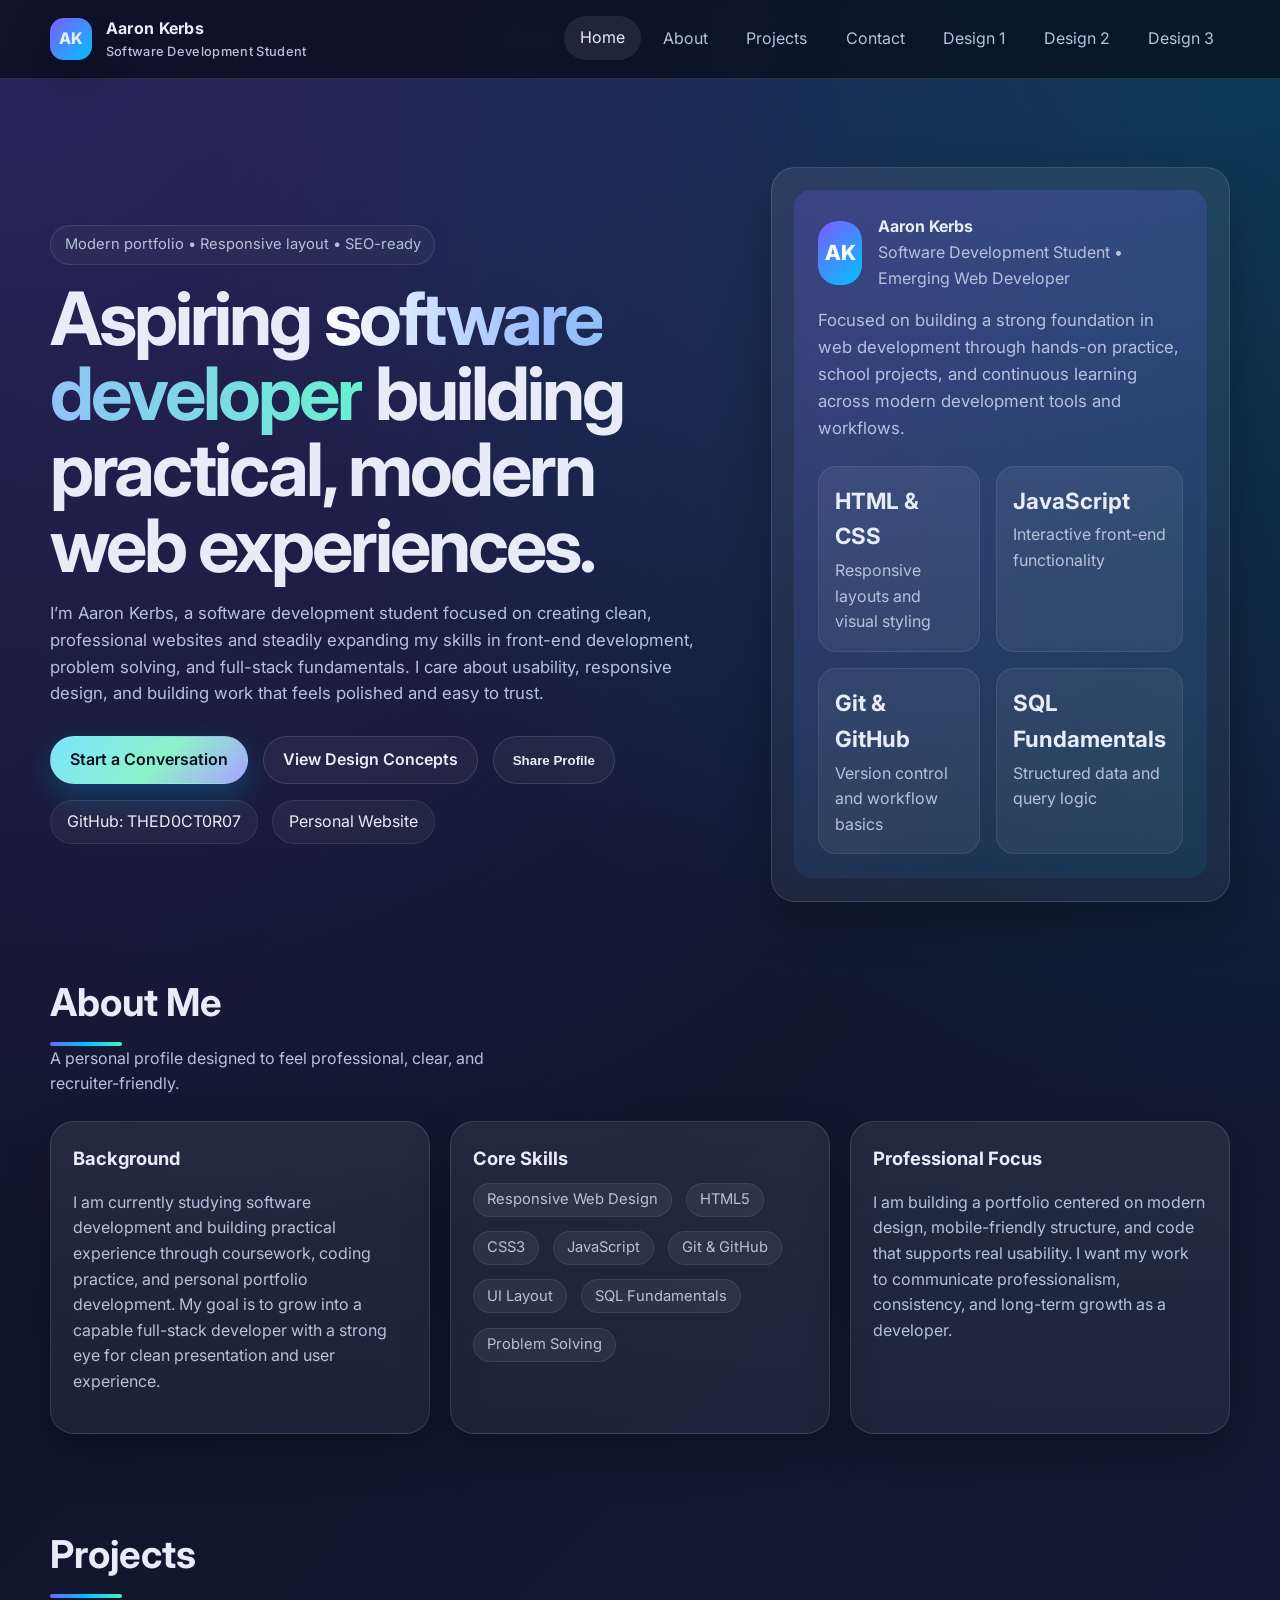
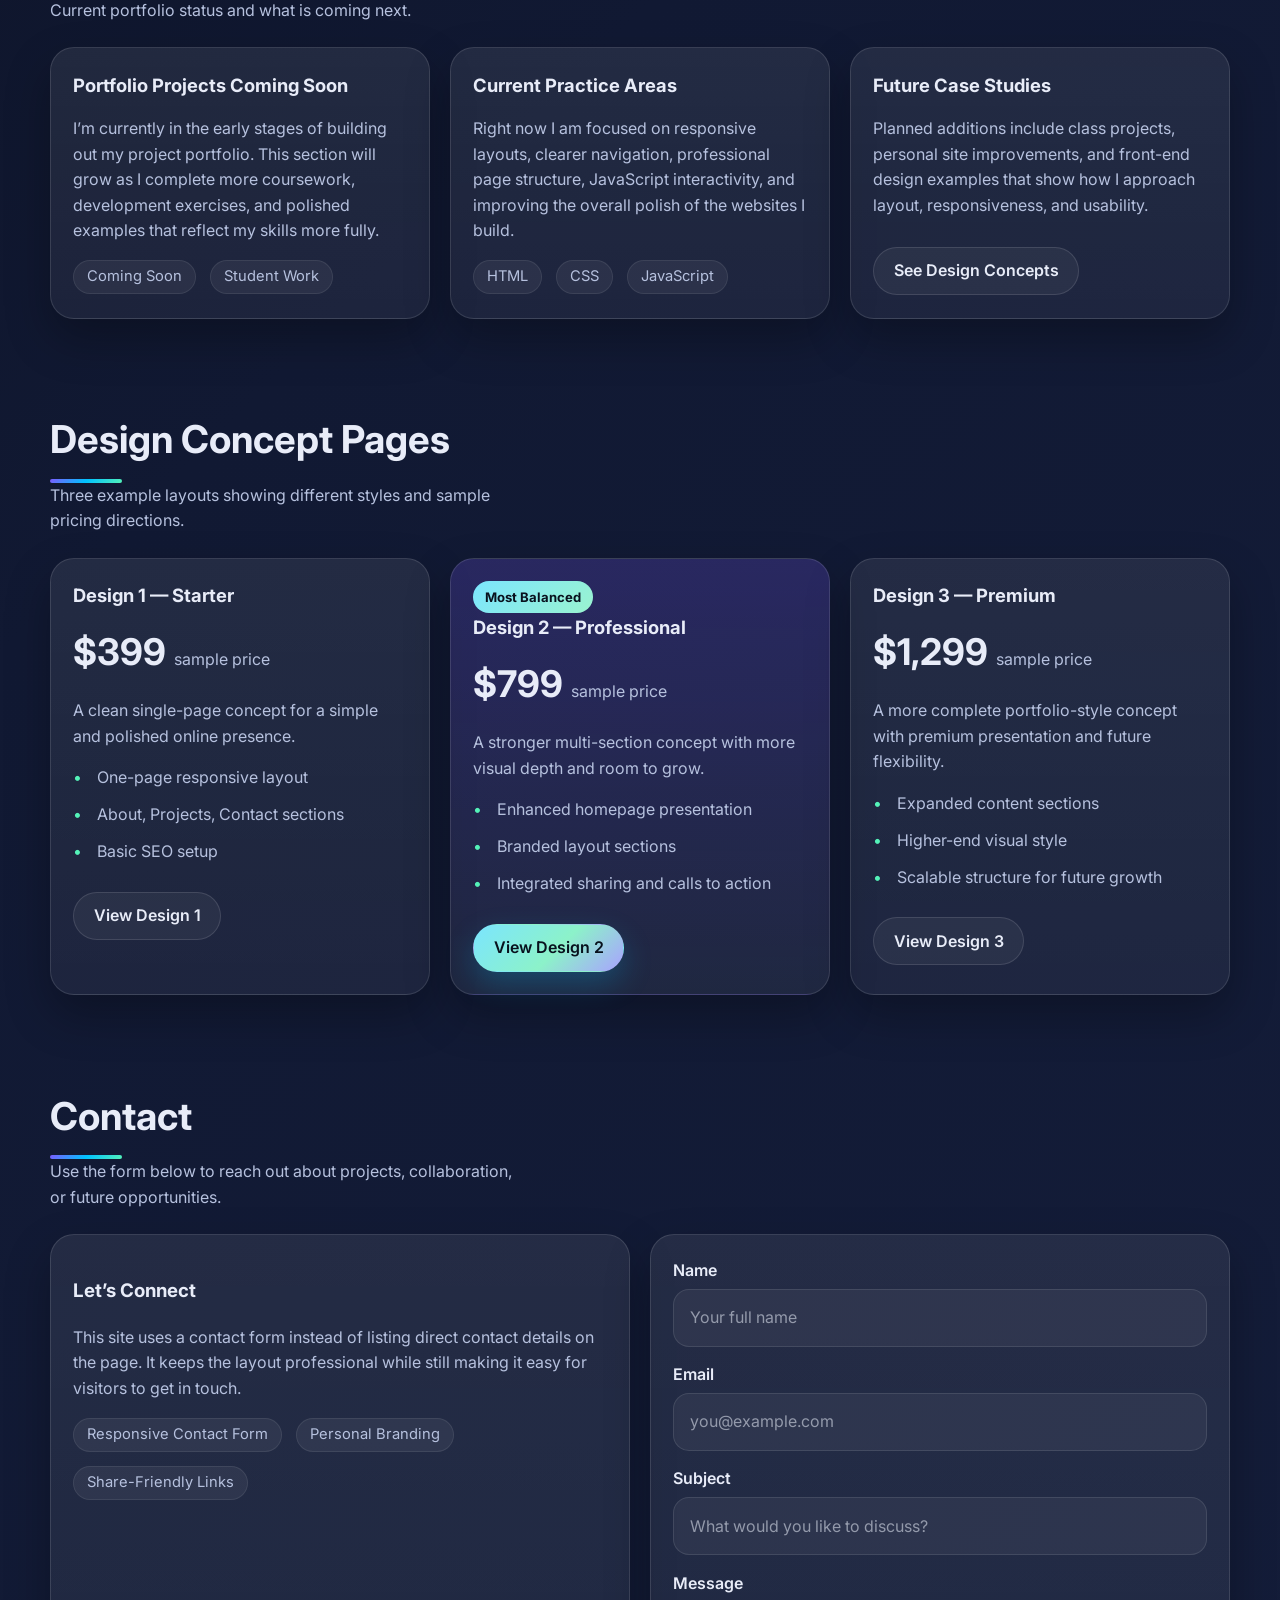
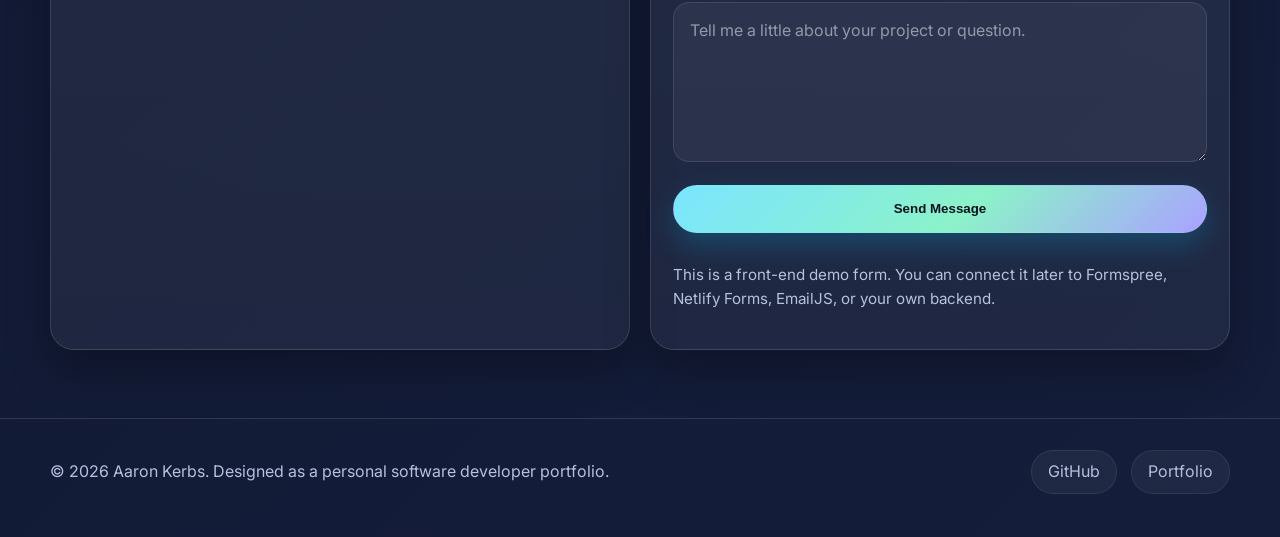
<file: index.html>
<!DOCTYPE html>
<html lang="en">
<head>
  <meta charset="UTF-8">
  <meta name="viewport" content="width=device-width, initial-scale=1.0">
  <title>Aaron Kerbs | Software Developer Portfolio</title>
  <meta name="description" content="Professional portfolio website for Aaron Kerbs, a software development student building responsive websites and growing full-stack development skills.">
  <meta name="keywords" content="Aaron Kerbs, software developer, software development student, web developer, responsive design, portfolio, GitHub">
  <meta name="author" content="Aaron Kerbs">
  <meta name="robots" content="index, follow">
  <meta property="og:title" content="Aaron Kerbs | Software Developer Portfolio">
  <meta property="og:description" content="Explore Aaron Kerbs's profile, skills, design concepts, and contact form in a modern responsive portfolio website.">
  <meta property="og:type" content="website">
  <meta property="og:url" content="https://webdeveloper.ravenstasis.com/">
  <meta name="twitter:card" content="summary_large_image">
  <link rel="preconnect" href="https://fonts.googleapis.com">
  <link rel="preconnect" href="https://fonts.gstatic.com" crossorigin>
  <link href="https://fonts.googleapis.com/css2?family=Inter:wght@400;500;600;700;800&display=swap" rel="stylesheet">
  <link rel="stylesheet" href="styles.css">
</head>
<body>
  <a class="skip-link" href="#main-content">Skip to content</a>

  <header class="site-header">
    <div class="container nav-wrap">
      <a class="brand" href="index.html" aria-label="Aaron Kerbs home">
        <span class="brand-badge">AK</span>
        <span>
          Aaron Kerbs
          <small>Software Development Student</small>
        </span>
      </a>

      <button class="nav-toggle" aria-label="Toggle menu" aria-expanded="false">
        <span></span>
      </button>

      <nav aria-label="Primary navigation">
        <ul class="nav-menu">
          <li><a class="active-link" href="index.html">Home</a></li>
          <li><a href="#about">About</a></li>
          <li><a href="#projects">Projects</a></li>
          <li><a href="#contact">Contact</a></li>
          <li><a href="design1.html">Design 1</a></li>
          <li><a href="design2.html">Design 2</a></li>
          <li><a href="design3.html">Design 3</a></li>
        </ul>
      </nav>
    </div>
  </header>

  <main id="main-content">
    <section class="hero">
      <div class="container hero-grid">
        <div>
          <span class="eyebrow">Modern portfolio • Responsive layout • SEO-ready</span>
          <h1>Aspiring <span class="gradient-text">software developer</span> building practical, modern web experiences.</h1>
          <p>
            I’m Aaron Kerbs, a software development student focused on creating clean, professional websites and steadily expanding my skills in front-end development, problem solving, and full-stack fundamentals. I care about usability, responsive design, and building work that feels polished and easy to trust.
          </p>
          <div class="hero-actions">
            <a class="btn btn-primary" href="#contact">Start a Conversation</a>
            <a class="btn btn-secondary" href="design2.html">View Design Concepts</a>
            <button class="btn btn-secondary" id="shareProfile" type="button">Share Profile</button>
          </div>
          <div class="social-row" style="margin-top: 1rem;">
            <a class="social-link" href="https://github.com/THED0CT0R07" target="_blank" rel="noopener noreferrer">GitHub: THED0CT0R07</a>
            <a class="social-link" href="https://webdeveloper.ravenstasis.com/" target="_blank" rel="noopener noreferrer">Personal Website</a>
          </div>
        </div>

        <div class="hero-card">
          <div class="profile-panel">
            <div class="panel-top">
              <div class="avatar">AK</div>
              <div>
                <strong>Aaron Kerbs</strong><br>
                <span class="muted">Software Development Student • Emerging Web Developer</span>
              </div>
            </div>
            <p class="muted">
              Focused on building a strong foundation in web development through hands-on practice, school projects, and continuous learning across modern development tools and workflows.
            </p>
            <div class="stats">
              <div class="stat">
                <strong>HTML & CSS</strong>
                <span class="muted">Responsive layouts and visual styling</span>
              </div>
              <div class="stat">
                <strong>JavaScript</strong>
                <span class="muted">Interactive front-end functionality</span>
              </div>
              <div class="stat">
                <strong>Git & GitHub</strong>
                <span class="muted">Version control and workflow basics</span>
              </div>
              <div class="stat">
                <strong>SQL Fundamentals</strong>
                <span class="muted">Structured data and query logic</span>
              </div>
            </div>
          </div>
        </div>
      </div>
    </section>

    <section id="about">
      <div class="container">
        <div class="section-heading">
          <div>
            <h2>About Me</h2>
            <p>A personal profile designed to feel professional, clear, and recruiter-friendly.</p>
          </div>
        </div>

        <div class="grid-3">
          <article class="feature-card">
            <h3>Background</h3>
            <p class="muted">
              I am currently studying software development and building practical experience through coursework, coding practice, and personal portfolio development. My goal is to grow into a capable full-stack developer with a strong eye for clean presentation and user experience.
            </p>
          </article>
          <article class="feature-card">
            <h3>Core Skills</h3>
            <div class="tag-row">
              <span class="tag">Responsive Web Design</span>
              <span class="tag">HTML5</span>
              <span class="tag">CSS3</span>
              <span class="tag">JavaScript</span>
              <span class="tag">Git & GitHub</span>
              <span class="tag">UI Layout</span>
              <span class="tag">SQL Fundamentals</span>
              <span class="tag">Problem Solving</span>
            </div>
          </article>
          <article class="feature-card">
            <h3>Professional Focus</h3>
            <p class="muted">
              I am building a portfolio centered on modern design, mobile-friendly structure, and code that supports real usability. I want my work to communicate professionalism, consistency, and long-term growth as a developer.
            </p>
          </article>
        </div>
      </div>
    </section>

    <section id="projects">
      <div class="container">
        <div class="section-heading">
          <div>
            <h2>Projects</h2>
            <p>Current portfolio status and what is coming next.</p>
          </div>
        </div>

        <div class="projects-grid">
          <article class="card">
            <h3>Portfolio Projects Coming Soon</h3>
            <p class="muted">
              I’m currently in the early stages of building out my project portfolio. This section will grow as I complete more coursework, development exercises, and polished examples that reflect my skills more fully.
            </p>
            <div class="tag-row">
              <span class="tag">Coming Soon</span>
              <span class="tag">Student Work</span>
            </div>
          </article>

          <article class="card">
            <h3>Current Practice Areas</h3>
            <p class="muted">
              Right now I am focused on responsive layouts, clearer navigation, professional page structure, JavaScript interactivity, and improving the overall polish of the websites I build.
            </p>
            <div class="tag-row">
              <span class="tag">HTML</span>
              <span class="tag">CSS</span>
              <span class="tag">JavaScript</span>
            </div>
          </article>

          <article class="card">
            <h3>Future Case Studies</h3>
            <p class="muted">
              Planned additions include class projects, personal site improvements, and front-end design examples that show how I approach layout, responsiveness, and usability.
            </p>
            <a class="btn btn-secondary" href="design1.html" style="margin-top: 0.8rem;">See Design Concepts</a>
          </article>
        </div>
      </div>
    </section>

    <section>
      <div class="container">
        <div class="section-heading">
          <div>
            <h2>Design Concept Pages</h2>
            <p>Three example layouts showing different styles and sample pricing directions.</p>
          </div>
        </div>

        <div class="price-grid">
          <article class="price-card">
            <h3>Design 1 — Starter</h3>
            <div class="price"><strong>$399</strong><span class="muted">sample price</span></div>
            <p class="muted">A clean single-page concept for a simple and polished online presence.</p>
            <ul class="check-list">
              <li>One-page responsive layout</li>
              <li>About, Projects, Contact sections</li>
              <li>Basic SEO setup</li>
            </ul>
            <a class="btn btn-secondary" href="design1.html" style="margin-top: 1rem;">View Design 1</a>
          </article>

          <article class="price-card featured">
            <span class="badge">Most Balanced</span>
            <h3>Design 2 — Professional</h3>
            <div class="price"><strong>$799</strong><span class="muted">sample price</span></div>
            <p class="muted">A stronger multi-section concept with more visual depth and room to grow.</p>
            <ul class="check-list">
              <li>Enhanced homepage presentation</li>
              <li>Branded layout sections</li>
              <li>Integrated sharing and calls to action</li>
            </ul>
            <a class="btn btn-primary" href="design2.html" style="margin-top: 1rem;">View Design 2</a>
          </article>

          <article class="price-card">
            <h3>Design 3 — Premium</h3>
            <div class="price"><strong>$1,299</strong><span class="muted">sample price</span></div>
            <p class="muted">A more complete portfolio-style concept with premium presentation and future flexibility.</p>
            <ul class="check-list">
              <li>Expanded content sections</li>
              <li>Higher-end visual style</li>
              <li>Scalable structure for future growth</li>
            </ul>
            <a class="btn btn-secondary" href="design3.html" style="margin-top: 1rem;">View Design 3</a>
          </article>
        </div>
      </div>
    </section>

    <section id="contact">
      <div class="container">
        <div class="section-heading">
          <div>
            <h2>Contact</h2>
            <p>Use the form below to reach out about projects, collaboration, or future opportunities.</p>
          </div>
        </div>

        <div class="contact-wrap">
          <div class="contact-card">
            <h3>Let’s Connect</h3>
            <p class="muted">
              This site uses a contact form instead of listing direct contact details on the page. It keeps the layout professional while still making it easy for visitors to get in touch.
            </p>
            <div class="tag-row" style="margin-top: 1rem;">
              <span class="tag">Responsive Contact Form</span>
              <span class="tag">Personal Branding</span>
              <span class="tag">Share-Friendly Links</span>
            </div>
          </div>

          <div class="contact-card">
            <form id="contactForm" action="#" method="post">
              <div>
                <label for="name">Name</label>
                <input id="name" name="name" type="text" placeholder="Your full name" required>
              </div>
              <div>
                <label for="email">Email</label>
                <input id="email" name="email" type="email" placeholder="you@example.com" required>
              </div>
              <div>
                <label for="subject">Subject</label>
                <input id="subject" name="subject" type="text" placeholder="What would you like to discuss?" required>
              </div>
              <div>
                <label for="message">Message</label>
                <textarea id="message" name="message" placeholder="Tell me a little about your project or question." required></textarea>
              </div>
              <button class="btn btn-primary" type="submit">Send Message</button>
              <p class="contact-note">This is a front-end demo form. You can connect it later to Formspree, Netlify Forms, EmailJS, or your own backend.</p>
              <div class="notice" id="formNotice" aria-live="polite"></div>
            </form>
          </div>
        </div>
      </div>
    </section>
  </main>

  <footer class="site-footer">
    <div class="container footer-wrap">
      <p>© <span data-year></span> Aaron Kerbs. Designed as a personal software developer portfolio.</p>
      <div class="social-row">
        <a class="social-link" href="https://github.com/THED0CT0R07" target="_blank" rel="noopener noreferrer">GitHub</a>
        <a class="social-link" href="https://webdeveloper.ravenstasis.com/" target="_blank" rel="noopener noreferrer">Portfolio</a>
      </div>
    </div>
  </footer>

  <script src="scripts.js"></script>
</body>
</html>
</file>
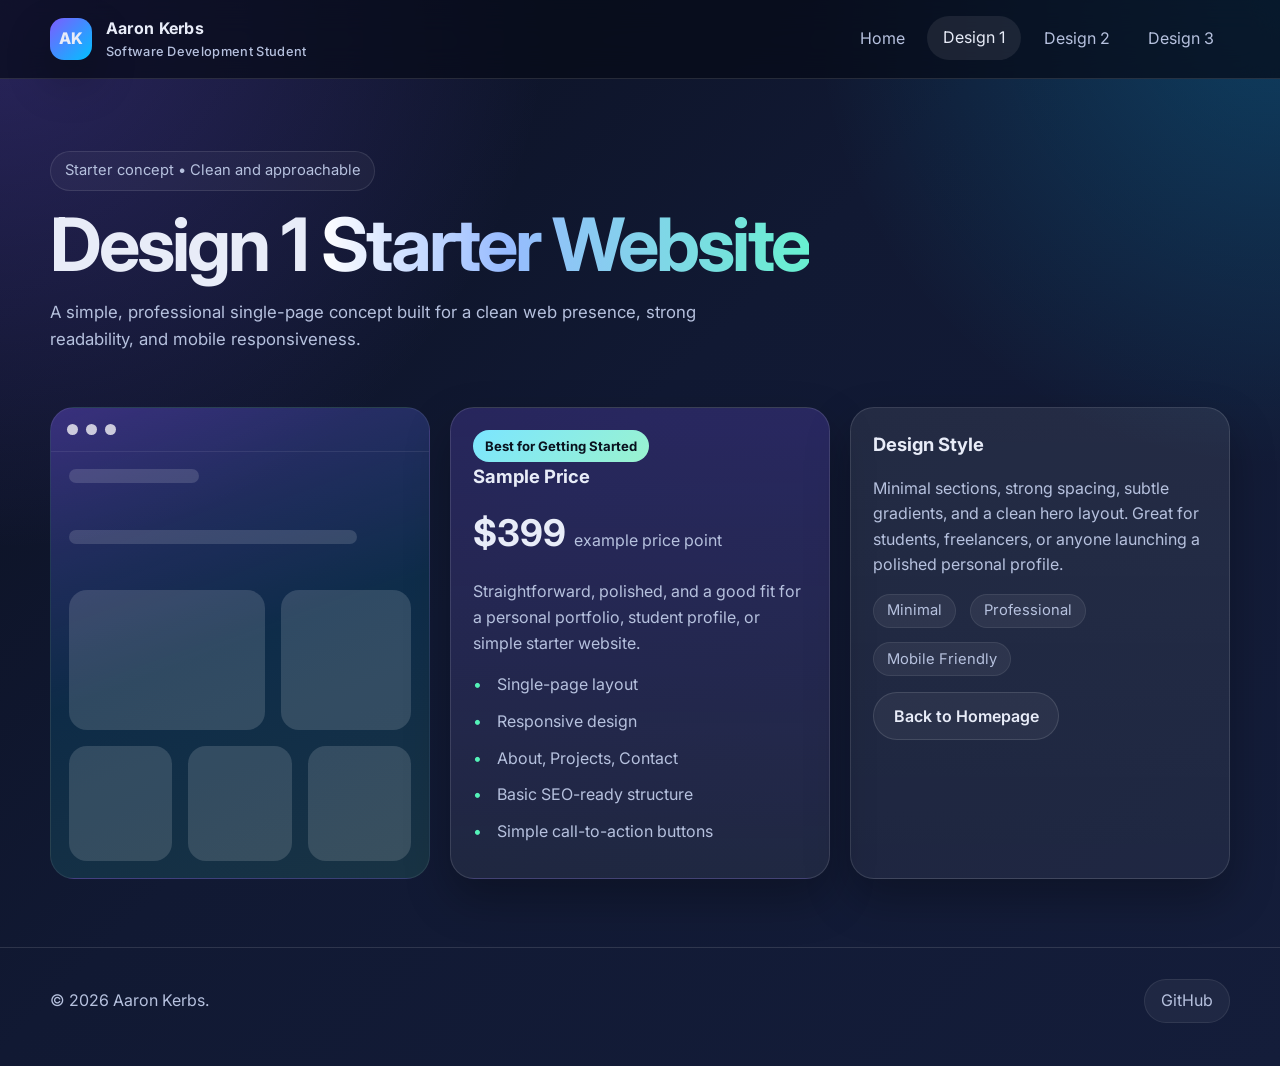
<file: design1.html>
<!DOCTYPE html>
<html lang="en">
<head>
  <meta charset="UTF-8">
  <meta name="viewport" content="width=device-width, initial-scale=1.0">
  <title>Design 1 | Aaron Kerbs</title>
  <meta name="description" content="Starter website design concept and sample pricing for Aaron Kerbs's portfolio site.">
  <link rel="preconnect" href="https://fonts.googleapis.com">
  <link rel="preconnect" href="https://fonts.gstatic.com" crossorigin>
  <link href="https://fonts.googleapis.com/css2?family=Inter:wght@400;500;600;700;800&display=swap" rel="stylesheet">
  <link rel="stylesheet" href="styles.css">
</head>
<body>
  <header class="site-header">
    <div class="container nav-wrap">
      <a class="brand" href="index.html"><span class="brand-badge">AK</span><span>Aaron Kerbs<small>Software Development Student</small></span></a>
      <button class="nav-toggle" aria-label="Toggle menu" aria-expanded="false"><span></span></button>
      <nav aria-label="Primary navigation">
        <ul class="nav-menu">
          <li><a href="index.html">Home</a></li>
          <li><a class="active-link" href="design1.html">Design 1</a></li>
          <li><a href="design2.html">Design 2</a></li>
          <li><a href="design3.html">Design 3</a></li>
        </ul>
      </nav>
    </div>
  </header>

  <main>
    <section class="page-hero">
      <div class="container">
        <span class="eyebrow">Starter concept • Clean and approachable</span>
        <h1>Design 1 <span class="gradient-text">Starter Website</span></h1>
        <p>A simple, professional single-page concept built for a clean web presence, strong readability, and mobile responsiveness.</p>
      </div>
    </section>

    <section>
      <div class="container design-showcase">
        <div class="design-shot">
          <div class="mockup">
            <div class="mockup-top"><span class="dot"></span><span class="dot"></span><span class="dot"></span></div>
            <div class="mockup-body">
              <div class="line short"></div>
              <div class="line long"></div>
              <div class="mockup-row two">
                <div class="block large"></div>
                <div class="block large"></div>
              </div>
              <div class="mockup-row three">
                <div class="block medium"></div>
                <div class="block medium"></div>
                <div class="block medium"></div>
              </div>
            </div>
          </div>
        </div>

        <article class="price-card featured">
          <span class="badge">Best for Getting Started</span>
          <h3>Sample Price</h3>
          <div class="price"><strong>$399</strong><span class="muted">example price point</span></div>
          <p class="muted">Straightforward, polished, and a good fit for a personal portfolio, student profile, or simple starter website.</p>
          <ul class="check-list">
            <li>Single-page layout</li>
            <li>Responsive design</li>
            <li>About, Projects, Contact</li>
            <li>Basic SEO-ready structure</li>
            <li>Simple call-to-action buttons</li>
          </ul>
        </article>

        <article class="card">
          <h3>Design Style</h3>
          <p class="muted">Minimal sections, strong spacing, subtle gradients, and a clean hero layout. Great for students, freelancers, or anyone launching a polished personal profile.</p>
          <div class="tag-row">
            <span class="tag">Minimal</span>
            <span class="tag">Professional</span>
            <span class="tag">Mobile Friendly</span>
          </div>
          <a class="btn btn-secondary" href="index.html" style="margin-top: 1rem;">Back to Homepage</a>
        </article>
      </div>
    </section>
  </main>

  <footer class="site-footer">
    <div class="container footer-wrap">
      <p>© <span data-year></span> Aaron Kerbs.</p>
      <a class="social-link" href="https://github.com/THED0CT0R07" target="_blank" rel="noopener noreferrer">GitHub</a>
    </div>
  </footer>
  <script src="scripts.js"></script>
</body>
</html>
</file>
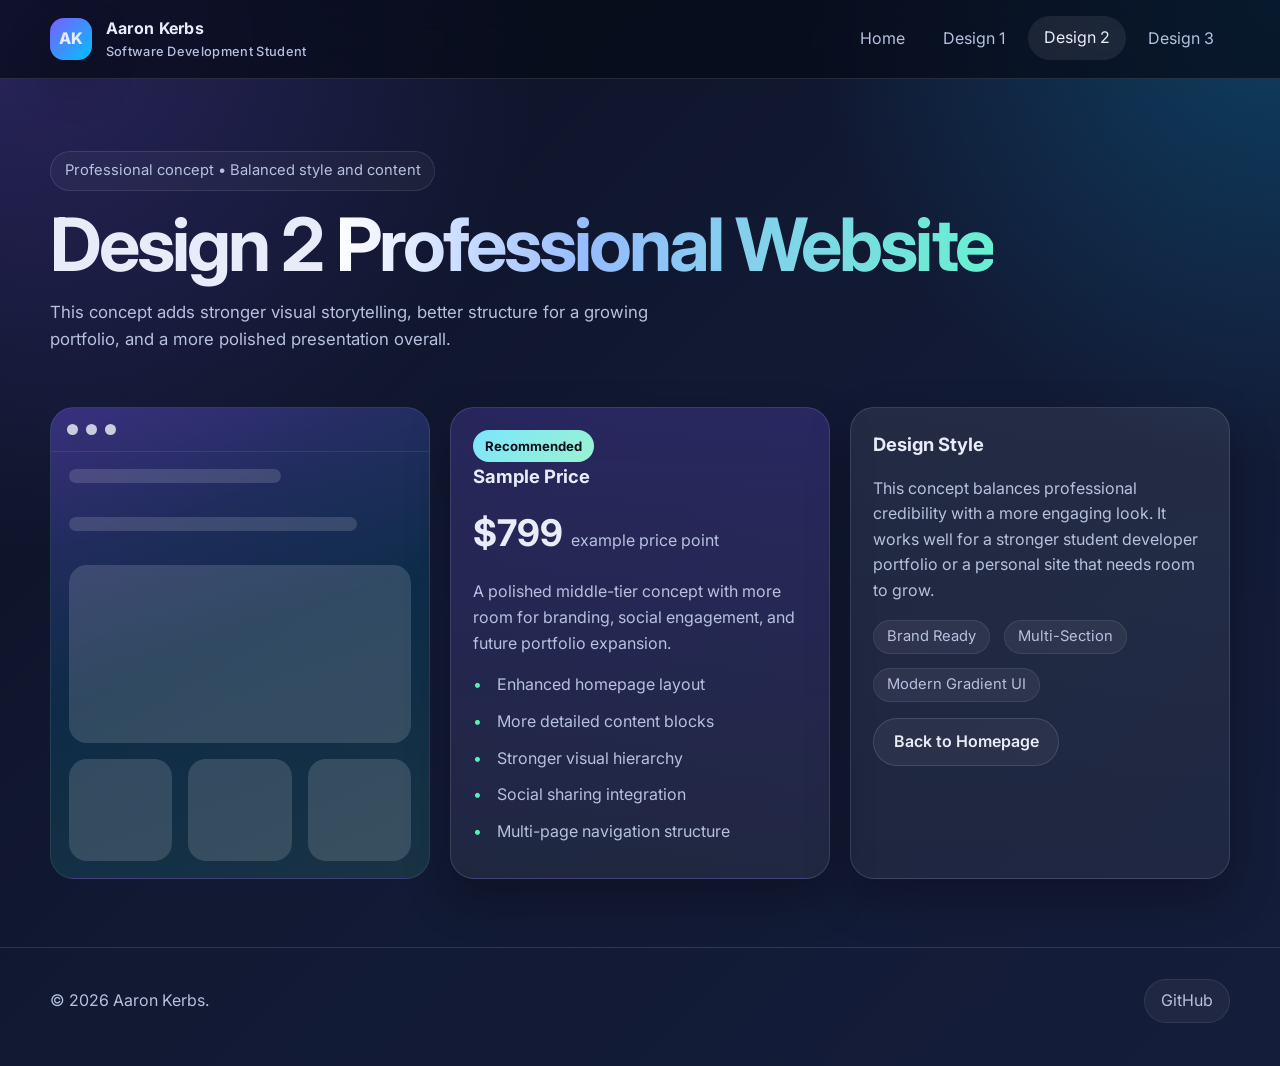
<file: design2.html>
<!DOCTYPE html>
<html lang="en">
<head>
  <meta charset="UTF-8">
  <meta name="viewport" content="width=device-width, initial-scale=1.0">
  <title>Design 2 | Aaron Kerbs</title>
  <meta name="description" content="Professional website design concept and sample pricing for Aaron Kerbs's portfolio site.">
  <link rel="preconnect" href="https://fonts.googleapis.com">
  <link rel="preconnect" href="https://fonts.gstatic.com" crossorigin>
  <link href="https://fonts.googleapis.com/css2?family=Inter:wght@400;500;600;700;800&display=swap" rel="stylesheet">
  <link rel="stylesheet" href="styles.css">
</head>
<body>
  <header class="site-header">
    <div class="container nav-wrap">
      <a class="brand" href="index.html"><span class="brand-badge">AK</span><span>Aaron Kerbs<small>Software Development Student</small></span></a>
      <button class="nav-toggle" aria-label="Toggle menu" aria-expanded="false"><span></span></button>
      <nav aria-label="Primary navigation">
        <ul class="nav-menu">
          <li><a href="index.html">Home</a></li>
          <li><a href="design1.html">Design 1</a></li>
          <li><a class="active-link" href="design2.html">Design 2</a></li>
          <li><a href="design3.html">Design 3</a></li>
        </ul>
      </nav>
    </div>
  </header>

  <main>
    <section class="page-hero">
      <div class="container">
        <span class="eyebrow">Professional concept • Balanced style and content</span>
        <h1>Design 2 <span class="gradient-text">Professional Website</span></h1>
        <p>This concept adds stronger visual storytelling, better structure for a growing portfolio, and a more polished presentation overall.</p>
      </div>
    </section>

    <section>
      <div class="container design-showcase">
        <div class="design-shot">
          <div class="mockup">
            <div class="mockup-top"><span class="dot"></span><span class="dot"></span><span class="dot"></span></div>
            <div class="mockup-body">
              <div class="line medium"></div>
              <div class="line long"></div>
              <div class="block tall"></div>
              <div class="mockup-row three">
                <div class="block medium"></div>
                <div class="block medium"></div>
                <div class="block medium"></div>
              </div>
            </div>
          </div>
        </div>

        <article class="price-card featured">
          <span class="badge">Recommended</span>
          <h3>Sample Price</h3>
          <div class="price"><strong>$799</strong><span class="muted">example price point</span></div>
          <p class="muted">A polished middle-tier concept with more room for branding, social engagement, and future portfolio expansion.</p>
          <ul class="check-list">
            <li>Enhanced homepage layout</li>
            <li>More detailed content blocks</li>
            <li>Stronger visual hierarchy</li>
            <li>Social sharing integration</li>
            <li>Multi-page navigation structure</li>
          </ul>
        </article>

        <article class="card">
          <h3>Design Style</h3>
          <p class="muted">This concept balances professional credibility with a more engaging look. It works well for a stronger student developer portfolio or a personal site that needs room to grow.</p>
          <div class="tag-row">
            <span class="tag">Brand Ready</span>
            <span class="tag">Multi-Section</span>
            <span class="tag">Modern Gradient UI</span>
          </div>
          <a class="btn btn-secondary" href="index.html" style="margin-top: 1rem;">Back to Homepage</a>
        </article>
      </div>
    </section>
  </main>

  <footer class="site-footer">
    <div class="container footer-wrap">
      <p>© <span data-year></span> Aaron Kerbs.</p>
      <a class="social-link" href="https://github.com/THED0CT0R07" target="_blank" rel="noopener noreferrer">GitHub</a>
    </div>
  </footer>
  <script src="scripts.js"></script>
</body>
</html>
</file>
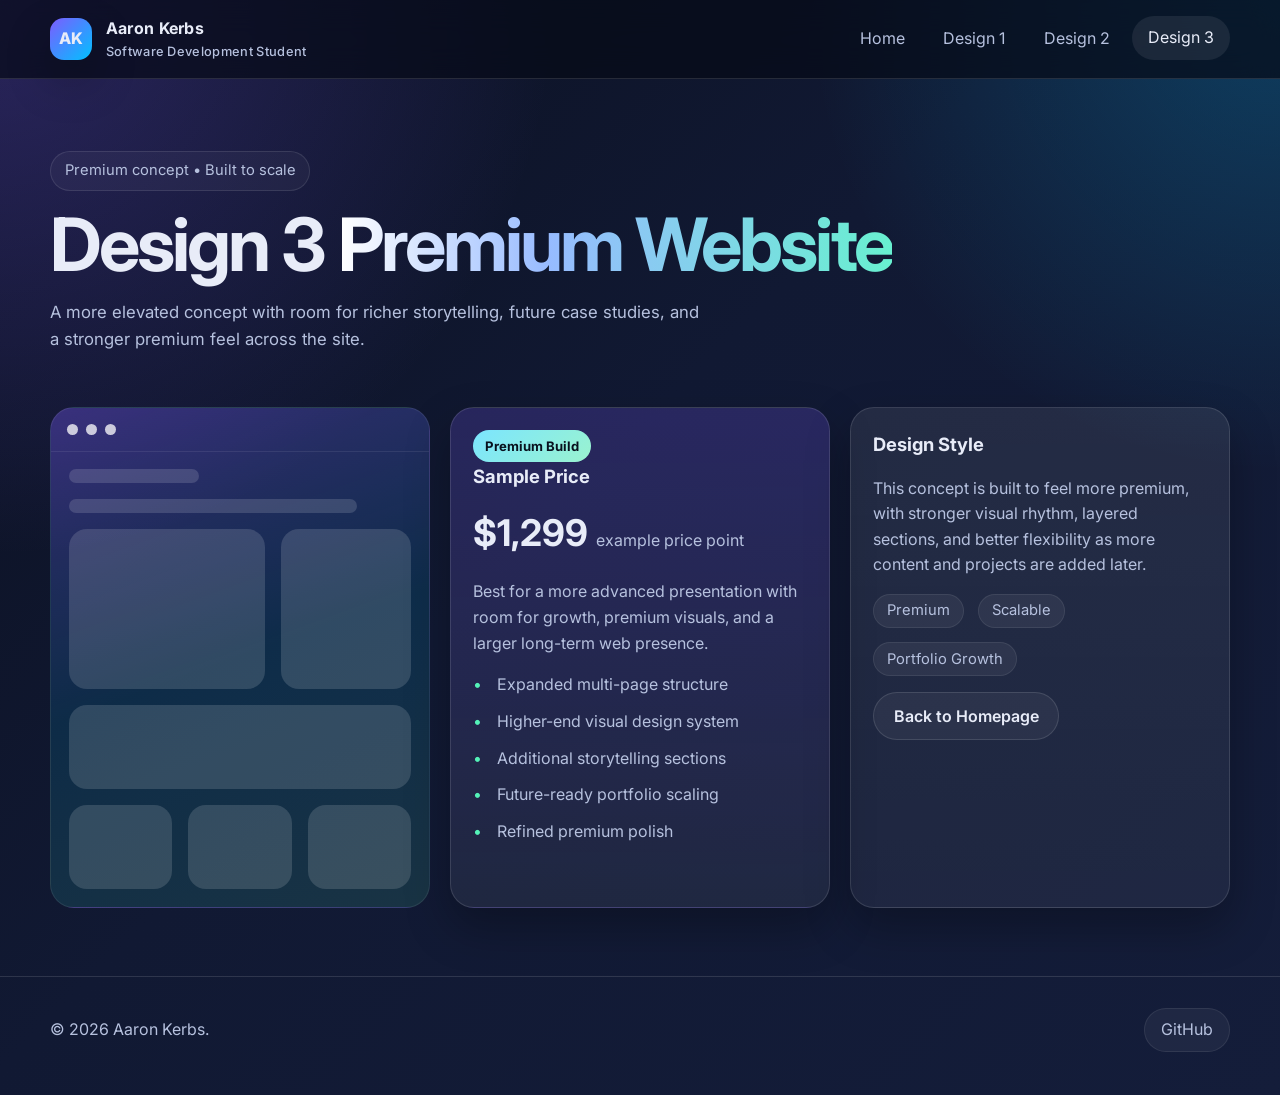
<file: design3.html>
<!DOCTYPE html>
<html lang="en">
<head>
  <meta charset="UTF-8">
  <meta name="viewport" content="width=device-width, initial-scale=1.0">
  <title>Design 3 | Aaron Kerbs</title>
  <meta name="description" content="Premium website design concept and sample pricing for Aaron Kerbs's portfolio site.">
  <link rel="preconnect" href="https://fonts.googleapis.com">
  <link rel="preconnect" href="https://fonts.gstatic.com" crossorigin>
  <link href="https://fonts.googleapis.com/css2?family=Inter:wght@400;500;600;700;800&display=swap" rel="stylesheet">
  <link rel="stylesheet" href="styles.css">
</head>
<body>
  <header class="site-header">
    <div class="container nav-wrap">
      <a class="brand" href="index.html"><span class="brand-badge">AK</span><span>Aaron Kerbs<small>Software Development Student</small></span></a>
      <button class="nav-toggle" aria-label="Toggle menu" aria-expanded="false"><span></span></button>
      <nav aria-label="Primary navigation">
        <ul class="nav-menu">
          <li><a href="index.html">Home</a></li>
          <li><a href="design1.html">Design 1</a></li>
          <li><a href="design2.html">Design 2</a></li>
          <li><a class="active-link" href="design3.html">Design 3</a></li>
        </ul>
      </nav>
    </div>
  </header>

  <main>
    <section class="page-hero">
      <div class="container">
        <span class="eyebrow">Premium concept • Built to scale</span>
        <h1>Design 3 <span class="gradient-text">Premium Website</span></h1>
        <p>A more elevated concept with room for richer storytelling, future case studies, and a stronger premium feel across the site.</p>
      </div>
    </section>

    <section>
      <div class="container design-showcase">
        <div class="design-shot">
          <div class="mockup">
            <div class="mockup-top"><span class="dot"></span><span class="dot"></span><span class="dot"></span></div>
            <div class="mockup-body">
              <div class="line short"></div>
              <div class="line long"></div>
              <div class="mockup-row two">
                <div class="block tall"></div>
                <div class="block tall"></div>
              </div>
              <div class="block medium"></div>
              <div class="mockup-row three">
                <div class="block medium"></div>
                <div class="block medium"></div>
                <div class="block medium"></div>
              </div>
            </div>
          </div>
        </div>

        <article class="price-card featured">
          <span class="badge">Premium Build</span>
          <h3>Sample Price</h3>
          <div class="price"><strong>$1,299</strong><span class="muted">example price point</span></div>
          <p class="muted">Best for a more advanced presentation with room for growth, premium visuals, and a larger long-term web presence.</p>
          <ul class="check-list">
            <li>Expanded multi-page structure</li>
            <li>Higher-end visual design system</li>
            <li>Additional storytelling sections</li>
            <li>Future-ready portfolio scaling</li>
            <li>Refined premium polish</li>
          </ul>
        </article>

        <article class="card">
          <h3>Design Style</h3>
          <p class="muted">This concept is built to feel more premium, with stronger visual rhythm, layered sections, and better flexibility as more content and projects are added later.</p>
          <div class="tag-row">
            <span class="tag">Premium</span>
            <span class="tag">Scalable</span>
            <span class="tag">Portfolio Growth</span>
          </div>
          <a class="btn btn-secondary" href="index.html" style="margin-top: 1rem;">Back to Homepage</a>
        </article>
      </div>
    </section>
  </main>

  <footer class="site-footer">
    <div class="container footer-wrap">
      <p>© <span data-year></span> Aaron Kerbs.</p>
      <a class="social-link" href="https://github.com/THED0CT0R07" target="_blank" rel="noopener noreferrer">GitHub</a>
    </div>
  </footer>
  <script src="scripts.js"></script>
</body>
</html>
</file>
<file: styles.css>
:root {
  --bg: #0b1020;
  --bg-soft: #10172d;
  --surface: rgba(255, 255, 255, 0.08);
  --surface-strong: rgba(255, 255, 255, 0.12);
  --text: #e8ecf8;
  --muted: #b6c1de;
  --line: rgba(255, 255, 255, 0.12);
  --accent: #7c5cff;
  --accent-2: #00c2ff;
  --accent-3: #54f2b8;
  --shadow: 0 20px 45px rgba(0, 0, 0, 0.28);
  --radius: 24px;
  --radius-sm: 16px;
  --max: 1180px;
}

* {
  box-sizing: border-box;
}

html {
  scroll-behavior: smooth;
}

body {
  margin: 0;
  font-family: Inter, "Segoe UI", Roboto, Helvetica, Arial, sans-serif;
  color: var(--text);
  background:
    radial-gradient(circle at top left, rgba(124, 92, 255, 0.28), transparent 33%),
    radial-gradient(circle at top right, rgba(0, 194, 255, 0.22), transparent 28%),
    linear-gradient(135deg, #0b1020 0%, #111933 45%, #141d3a 100%);
  min-height: 100vh;
  line-height: 1.6;
}

a {
  color: inherit;
  text-decoration: none;
}

img {
  max-width: 100%;
  display: block;
}

.container {
  width: min(calc(100% - 2rem), var(--max));
  margin: 0 auto;
}

.skip-link {
  position: absolute;
  left: -999px;
  top: 1rem;
  background: white;
  color: black;
  padding: 0.75rem 1rem;
  border-radius: 999px;
  z-index: 1000;
}

.skip-link:focus {
  left: 1rem;
}

.site-header {
  position: sticky;
  top: 0;
  z-index: 50;
  backdrop-filter: blur(16px);
  background: rgba(7, 11, 24, 0.7);
  border-bottom: 1px solid var(--line);
}

.nav-wrap {
  display: flex;
  align-items: center;
  justify-content: space-between;
  min-height: 78px;
  gap: 1rem;
}

.brand {
  display: inline-flex;
  align-items: center;
  gap: 0.85rem;
  font-weight: 700;
  letter-spacing: 0.02em;
}

.brand-badge {
  width: 42px;
  height: 42px;
  border-radius: 14px;
  display: grid;
  place-items: center;
  font-size: 1rem;
  font-weight: 800;
  background: linear-gradient(135deg, var(--accent), var(--accent-2));
  box-shadow: var(--shadow);
}

.brand small {
  display: block;
  color: var(--muted);
  font-weight: 500;
  font-size: 0.8rem;
}

.nav-toggle {
  display: none;
  border: 1px solid var(--line);
  background: rgba(255, 255, 255, 0.04);
  color: var(--text);
  border-radius: 14px;
  width: 46px;
  height: 46px;
  cursor: pointer;
}

.nav-toggle span,
.nav-toggle::before,
.nav-toggle::after {
  content: "";
  display: block;
  width: 20px;
  height: 2px;
  background: var(--text);
  margin: 5px auto;
  transition: transform 0.25s ease, opacity 0.25s ease;
}

.nav-toggle.active span {
  opacity: 0;
}

.nav-toggle.active::before {
  transform: translateY(7px) rotate(45deg);
}

.nav-toggle.active::after {
  transform: translateY(-7px) rotate(-45deg);
}

.nav-menu {
  display: flex;
  align-items: center;
  gap: 0.4rem;
  list-style: none;
  margin: 0;
  padding: 0;
}

.nav-menu a {
  display: inline-flex;
  align-items: center;
  min-height: 44px;
  padding: 0 1rem;
  border-radius: 999px;
  color: var(--muted);
  transition: background 0.2s ease, color 0.2s ease, transform 0.2s ease;
}

.nav-menu a:hover,
.nav-menu a.active-link {
  background: rgba(255, 255, 255, 0.08);
  color: var(--text);
  transform: translateY(-1px);
}

.hero {
  padding: 5.5rem 0 3rem;
}

.hero-grid {
  display: grid;
  grid-template-columns: 1.2fr 0.8fr;
  gap: 2rem;
  align-items: center;
}

.eyebrow {
  display: inline-flex;
  align-items: center;
  gap: 0.5rem;
  padding: 0.45rem 0.85rem;
  border: 1px solid rgba(255,255,255,0.1);
  border-radius: 999px;
  color: var(--muted);
  background: rgba(255, 255, 255, 0.04);
  font-size: 0.92rem;
}

.hero h1,
.page-hero h1 {
  margin: 1rem 0 1rem;
  font-size: clamp(2.4rem, 6vw, 4.6rem);
  line-height: 1.03;
  letter-spacing: -0.04em;
}

.gradient-text {
  background: linear-gradient(90deg, #ffffff 0%, #97bbff 38%, #68f0d0 100%);
  -webkit-background-clip: text;
  background-clip: text;
  color: transparent;
}

.hero p,
.page-hero p {
  margin: 0;
  max-width: 60ch;
  color: var(--muted);
  font-size: 1.05rem;
}

.hero-actions,
.social-row,
.tag-row {
  display: flex;
  flex-wrap: wrap;
  gap: 0.9rem;
}

.hero-actions {
  margin-top: 1.8rem;
}

.btn {
  display: inline-flex;
  align-items: center;
  justify-content: center;
  gap: 0.5rem;
  min-height: 48px;
  padding: 0 1.2rem;
  border-radius: 999px;
  border: 1px solid transparent;
  font-weight: 600;
  cursor: pointer;
  transition: transform 0.2s ease, box-shadow 0.2s ease, background 0.2s ease;
}

.btn:hover {
  transform: translateY(-2px);
}

.btn-primary {
  color: #08111d;
  background: linear-gradient(135deg, #7be5ff, #8cf2c9 55%, #a9a2ff);
  box-shadow: 0 12px 30px rgba(0, 194, 255, 0.22);
}

.btn-secondary {
  border-color: var(--line);
  color: var(--text);
  background: rgba(255, 255, 255, 0.05);
}

.hero-card,
.card,
.price-card,
.contact-card,
.feature-card {
  border: 1px solid var(--line);
  background: linear-gradient(180deg, rgba(255,255,255,0.08), rgba(255,255,255,0.05));
  border-radius: var(--radius);
  box-shadow: var(--shadow);
}

.hero-card {
  padding: 1.4rem;
}

.profile-panel {
  padding: 1.5rem;
  background: linear-gradient(160deg, rgba(124,92,255,0.22), rgba(0,194,255,0.08));
  border-radius: calc(var(--radius) - 6px);
  min-height: 100%;
}

.panel-top {
  display: flex;
  align-items: center;
  gap: 1rem;
  margin-bottom: 1rem;
}

.avatar {
  width: 64px;
  height: 64px;
  border-radius: 20px;
  display: grid;
  place-items: center;
  font-size: 1.3rem;
  font-weight: 800;
  color: white;
  background: linear-gradient(135deg, var(--accent), var(--accent-2));
}

.muted {
  color: var(--muted);
}

.stats {
  display: grid;
  grid-template-columns: repeat(2, 1fr);
  gap: 1rem;
  margin-top: 1.5rem;
}

.stat {
  padding: 1rem;
  border-radius: 18px;
  background: rgba(255,255,255,0.06);
  border: 1px solid rgba(255,255,255,0.08);
}

.stat strong {
  display: block;
  font-size: 1.4rem;
  margin-bottom: 0.25rem;
}

main section {
  padding: 1.4rem 0 4.25rem;
}

.section-heading {
  display: flex;
  align-items: end;
  justify-content: space-between;
  gap: 1rem;
  margin-bottom: 1.5rem;
}

.section-heading h2 {
  margin: 0;
  font-size: clamp(1.8rem, 3vw, 2.6rem);
}

.section-heading p {
  margin: 0;
  max-width: 48ch;
  color: var(--muted);
}

.grid-3,
.projects-grid,
.price-grid,
.features-grid,
.design-showcase {
  display: grid;
  gap: 1.25rem;
}

.grid-3,
.features-grid,
.projects-grid,
.design-showcase {
  grid-template-columns: repeat(3, minmax(0, 1fr));
}

.card,
.feature-card,
.price-card,
.contact-card {
  padding: 1.4rem;
}

.card h3,
.feature-card h3,
.price-card h3 {
  margin-top: 0;
  margin-bottom: 0.55rem;
  font-size: 1.15rem;
}

.tag {
  display: inline-flex;
  align-items: center;
  min-height: 34px;
  padding: 0 0.8rem;
  border-radius: 999px;
  background: rgba(255,255,255,0.06);
  border: 1px solid rgba(255,255,255,0.08);
  color: var(--muted);
  font-size: 0.92rem;
}

.price-grid {
  grid-template-columns: repeat(3, minmax(0, 1fr));
}

.price-card.featured {
  position: relative;
  background: linear-gradient(180deg, rgba(124,92,255,0.22), rgba(255,255,255,0.06));
}

.badge {
  display: inline-flex;
  align-items: center;
  min-height: 32px;
  padding: 0 0.75rem;
  border-radius: 999px;
  font-size: 0.82rem;
  font-weight: 700;
  color: #09111e;
  background: linear-gradient(135deg, #7be5ff, #9af3cf);
}

.price {
  display: flex;
  align-items: baseline;
  gap: 0.45rem;
  margin: 0.8rem 0 1rem;
}

.price strong {
  font-size: 2.3rem;
}

.check-list {
  list-style: none;
  margin: 1rem 0 0;
  padding: 0;
}

.check-list li {
  position: relative;
  padding-left: 1.5rem;
  margin-bottom: 0.7rem;
  color: var(--muted);
}

.check-list li::before {
  content: "•";
  position: absolute;
  left: 0;
  top: 0;
  color: var(--accent-3);
}

.page-hero {
  padding: 4.5rem 0 2rem;
}

.design-shot {
  min-height: 260px;
  border-radius: 24px;
  border: 1px solid rgba(255,255,255,0.08);
  overflow: hidden;
  background: linear-gradient(160deg, rgba(124,92,255,0.35), rgba(0,194,255,0.12), rgba(84,242,184,0.12));
}

.mockup {
  height: 100%;
  display: grid;
  grid-template-rows: auto 1fr;
}

.mockup-top {
  display: flex;
  align-items: center;
  gap: 0.5rem;
  padding: 1rem;
  border-bottom: 1px solid rgba(255,255,255,0.08);
}

.dot {
  width: 11px;
  height: 11px;
  border-radius: 50%;
  background: rgba(255,255,255,0.75);
}

.mockup-body {
  padding: 1.1rem;
  display: grid;
  gap: 1rem;
}

.mockup-row {
  display: grid;
  gap: 1rem;
}

.mockup-row.two {
  grid-template-columns: 1.2fr 0.8fr;
}

.mockup-row.three {
  grid-template-columns: repeat(3, 1fr);
}

.block,
.line {
  border-radius: 18px;
  background: rgba(255,255,255,0.14);
}

.line {
  height: 14px;
}

.line.short { width: 38%; }
.line.medium { width: 62%; }
.line.long { width: 84%; }
.block.large { min-height: 110px; }
.block.medium { min-height: 84px; }
.block.tall { min-height: 160px; }

.contact-wrap {
  display: grid;
  grid-template-columns: 1fr 1fr;
  gap: 1.25rem;
}

form {
  display: grid;
  gap: 0.95rem;
}

label {
  display: block;
  font-weight: 600;
  margin-bottom: 0.35rem;
}

input,
textarea {
  width: 100%;
  border: 1px solid rgba(255,255,255,0.1);
  background: rgba(255,255,255,0.05);
  color: var(--text);
  border-radius: 16px;
  padding: 0.95rem 1rem;
  font: inherit;
}

input::placeholder,
textarea::placeholder {
  color: rgba(232,236,248,0.55);
}

textarea {
  resize: vertical;
  min-height: 160px;
}

.contact-note {
  color: var(--muted);
  font-size: 0.95rem;
}

.site-footer {
  border-top: 1px solid var(--line);
  padding: 1.5rem 0 2.25rem;
  color: var(--muted);
}

.footer-wrap {
  display: flex;
  flex-wrap: wrap;
  align-items: center;
  justify-content: space-between;
  gap: 1rem;
}

.social-link {
  min-height: 44px;
  padding: 0 1rem;
  display: inline-flex;
  align-items: center;
  border-radius: 999px;
  border: 1px solid rgba(255,255,255,0.08);
  background: rgba(255,255,255,0.05);
}

.notice {
  display: none;
  margin-top: 0.8rem;
  padding: 0.85rem 1rem;
  border-radius: 16px;
  background: rgba(84, 242, 184, 0.12);
  border: 1px solid rgba(84, 242, 184, 0.22);
  color: #c9ffe8;
}

.notice.show {
  display: block;
}

/* Assignment update: added stronger hover effects and section polish */
.card:hover,
.feature-card:hover,
.price-card:hover,
.contact-card:hover {
  transform: translateY(-6px);
  border-color: rgba(124, 92, 255, 0.45);
  box-shadow: 0 24px 55px rgba(0, 194, 255, 0.18);
}

.card,
.feature-card,
.price-card,
.contact-card {
  transition: transform 0.25s ease, border-color 0.25s ease, box-shadow 0.25s ease;
}

.section-heading h2::after {
  content: "";
  display: block;
  width: 72px;
  height: 4px;
  margin-top: 0.5rem;
  border-radius: 999px;
  background: linear-gradient(135deg, var(--accent), var(--accent-2), var(--accent-3));
}

@media (max-width: 980px) {
  .hero-grid,
  .contact-wrap,
  .price-grid,
  .features-grid,
  .projects-grid,
  .design-showcase,
  .grid-3 {
    grid-template-columns: 1fr;
  }

  .hero {
    padding-top: 4rem;
  }
}

@media (max-width: 760px) {
  .nav-toggle {
    display: inline-block;
  }

  .nav-menu {
    position: absolute;
    left: 1rem;
    right: 1rem;
    top: calc(100% + 0.75rem);
    flex-direction: column;
    align-items: stretch;
    padding: 0.8rem;
    border: 1px solid var(--line);
    border-radius: 20px;
    background: rgba(7, 11, 24, 0.96);
    box-shadow: var(--shadow);
    opacity: 0;
    pointer-events: none;
    transform: translateY(-8px);
    transition: opacity 0.2s ease, transform 0.2s ease;
  }

  .nav-menu.open {
    opacity: 1;
    pointer-events: auto;
    transform: translateY(0);
  }

  .nav-menu a {
    width: 100%;
    border-radius: 14px;
  }

  .section-heading {
    align-items: start;
    flex-direction: column;
  }

  .mockup-row.two,
  .mockup-row.three,
  .stats {
    grid-template-columns: 1fr;
  }
}
</file>
